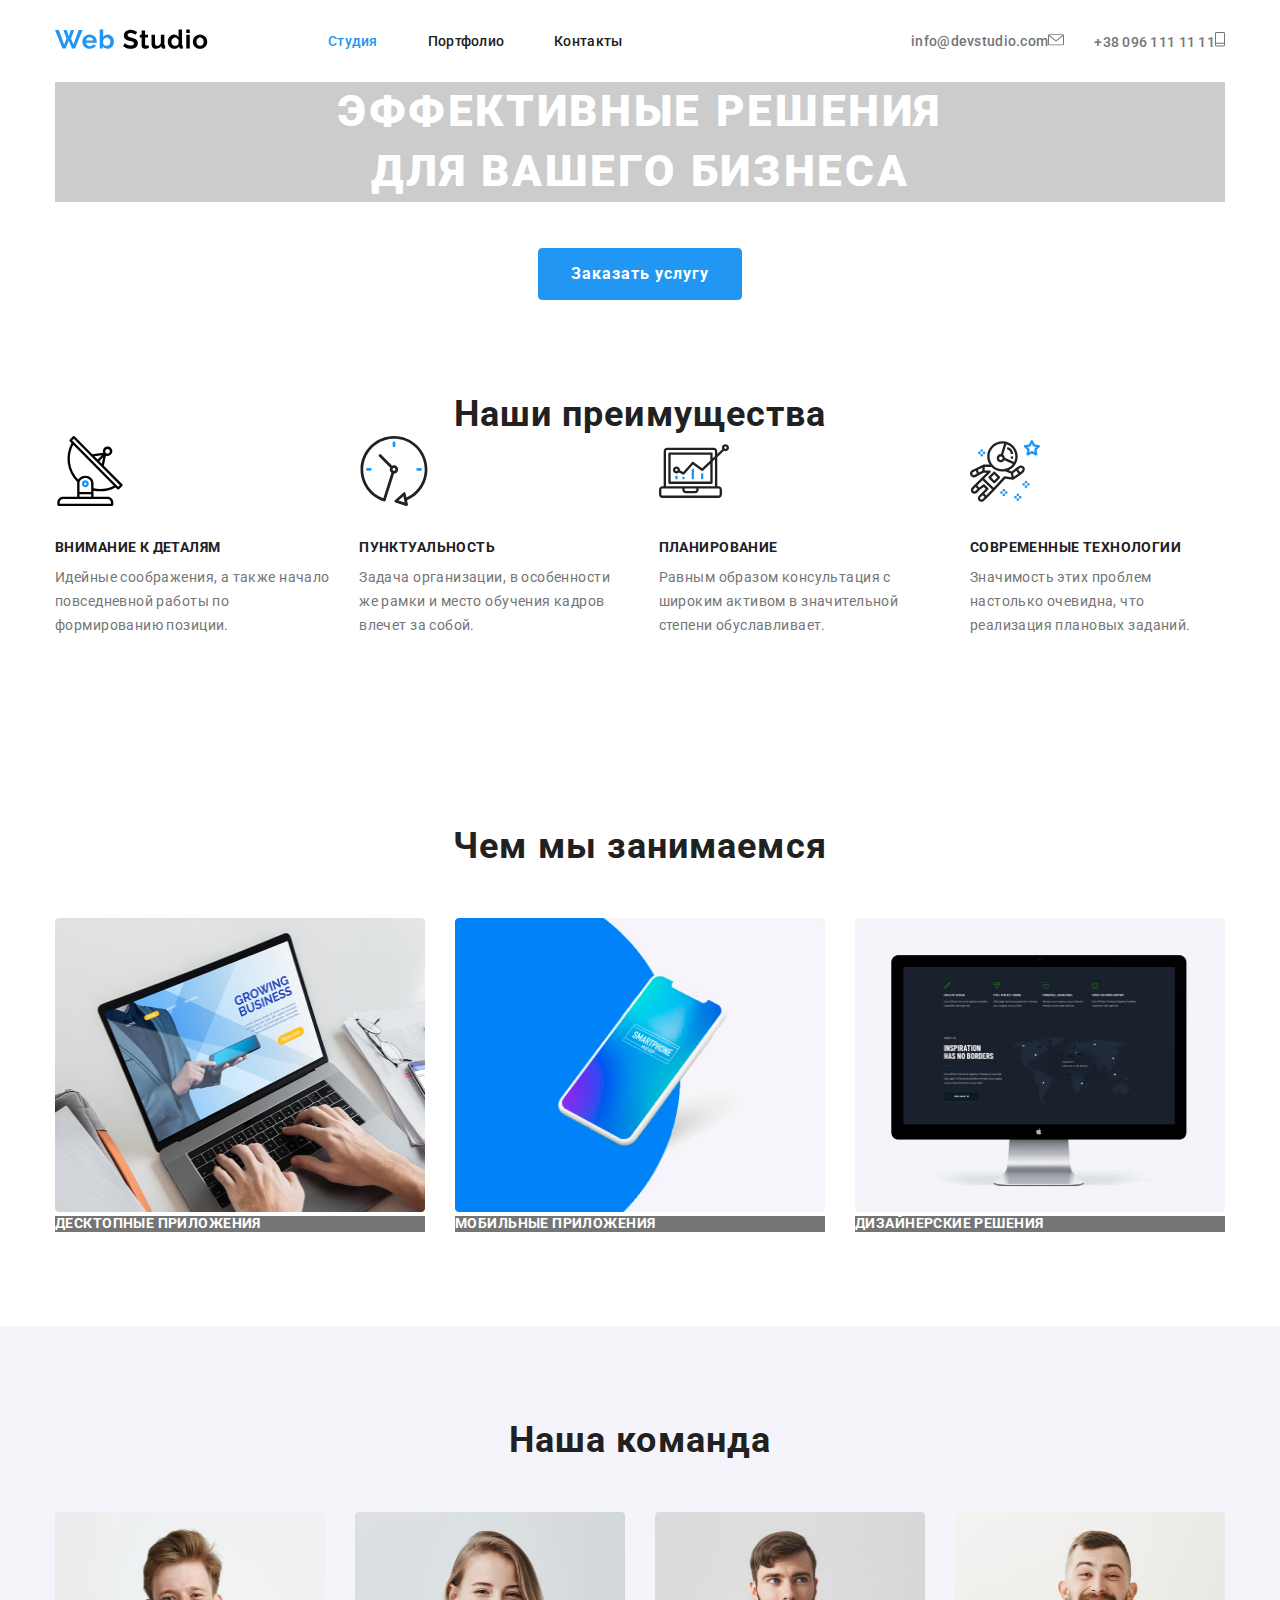
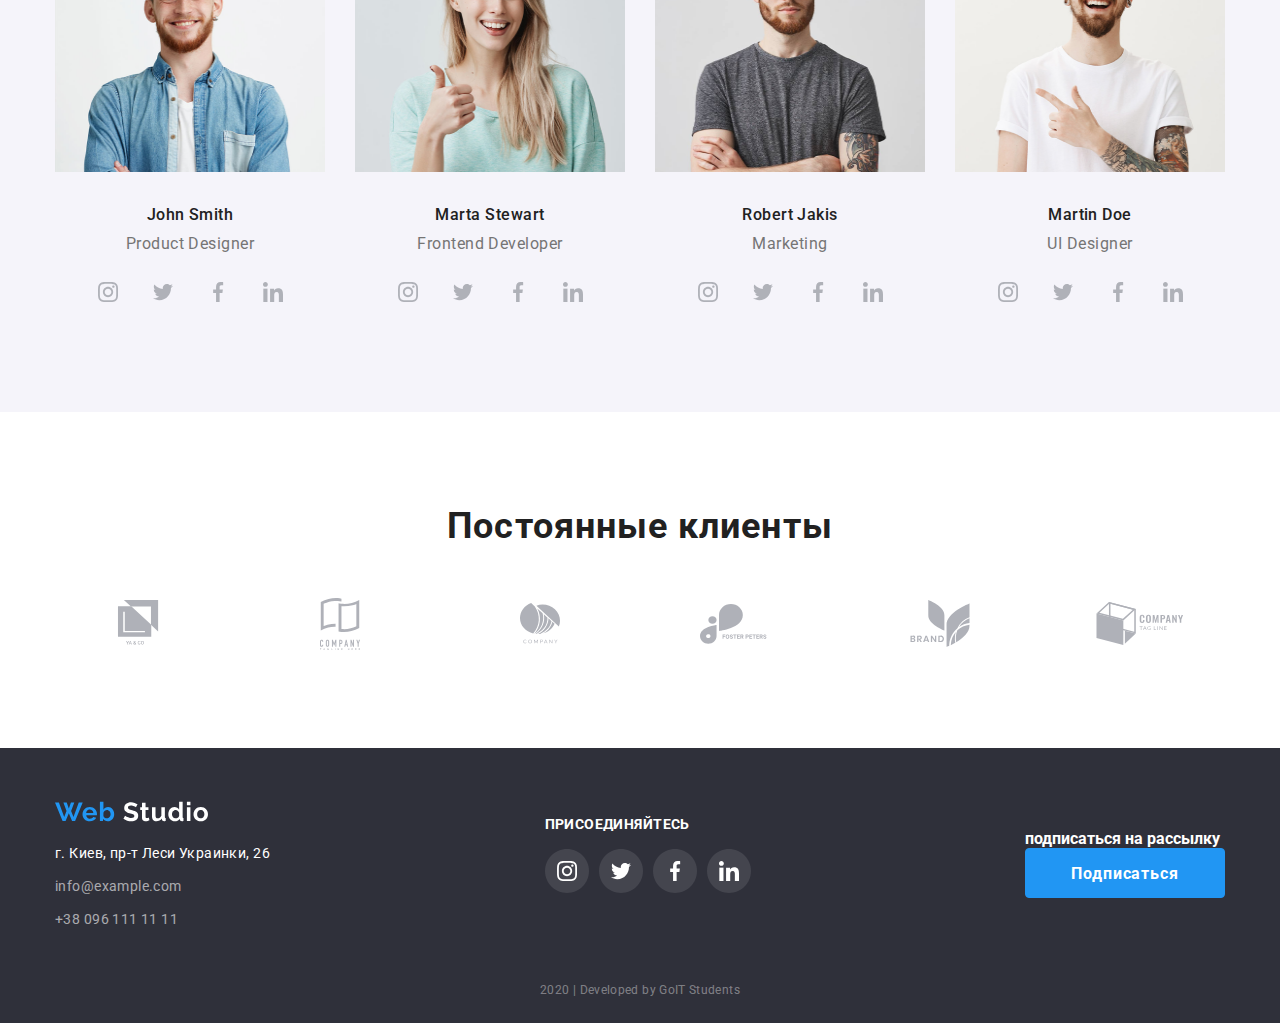
<file: index.html>
<!DOCTYPE html>
<html lang="ru">
  <head>
    <meta charset="UTF-8" />
    <meta name="viewport" content="width=device-width, initial-scale=1.0" />
    <title>Web Studio</title>
    <link href="https://fonts.googleapis.com/css2?family=Roboto:wght@400;500;700;900&display=swap" rel="stylesheet">
    <link rel="stylesheet" href="https://cdnjs.cloudflare.com/ajax/libs/modern-normalize/0.6.0/modern-normalize.min.css">
    <link rel="stylesheet" href="./css/styles.css">
  </head>
  <body>
    <header>
      <div class="container page-header">
        <nav class="main-nav">
            <!-- <div class="logo"> -->
              <a href="./index.html" class="logo">
                <img src="./images/Web Studio.svg" alt="Логотип компании" width="153" height="31"/>
              </a>
            
              <ul class="site-nav">
                <li class="item"><a href="./index.html" class="link current">Студия</a></li>
                <li class="item"><a href="./portfolio.html" class="link">Портфолио</a></li>
                <li class="item"><a href="#" class="link">Контакты</a></li>
              </ul>
        </nav>
        
          <ul class="contacts">
            <li class="item">
              <a href="mailto:info@devstudio.com" class="contacts-link">
                info@devstudio.com<img src="./images/mail.svg" alt="Иконка почты"/>
              </a>
            </li>
            <li class="item">
              <a href="tel:+380961111111" class="contacts-link">
                +38 096 111 11 11<img src="./images/phone.svg" alt="Иконка телефона"/>
              </a>
            </li>
          </ul>
      </div>
    </header>

    <main>
      <section class="hero">
        <div class="container">
          <h1 class="hero-title">
            эффективные решения <br />
            для вашего бизнеса
          </h1>
          <a href="#" class="button">Заказать услугу</a>
        </div>
      </section>
      

      <section class="section">
        <div class="container">
          <h2 class="section-title">Наши преимущества</h2>

          <ul class="feature-list">
            <li class="item">
              <img src="./images/antenna 1.svg" alt="Локатор">
              <h3 class="title">Внимание к деталям</h3>
              <p class="subtitle">
                Идейные соображения, а также начало повседневной работы по
                формированию позиции.
              </p>
            </li>
            <li class="item">
              <img src="./images/clock 1.svg" alt="Часы">
              <h3 class="title">Пунктуальность</h3>
              <p class="subtitle">
                Задача организации, в особенности же рамки и место обучения кадров
                влечет за собой.
              </p>
            </li>
            <li class="item">
              <img src="./images/diagram 1.svg" alt="Диаграма">
              <h3 class="title">Планирование</h3>
              <p class="subtitle">
                Равным образом консультация с широким активом в значительной
                степени обуславливает.
              </p>
            </li>
            <li class="item">
              <img src="./images/astronaut 1.svg" alt="Астронавт">
              <h3 class="title">Современные технологии</h3>
              <p class="subtitle">
                Значимость этих проблем настолько очевидна, что реализация
                плановых заданий.
              </p>
            </li>
          </ul>
        </div>
      </section>
     
      <section class="section work-section">
        <div class="container">
          <h2 class="section-title work">Чем мы занимаемся</h2>

          <ul class="work-list">
            <li class="item">
              <a href="#">
                <img src="./images/notebook.jpg" alt="Включенный ноутбук" width="370" height="294"/>
              </a>

              <h3 class="title">Десктопные приложения</h3>
            </li>
            <li class="item">
              <a href="#">
                <img src="./images/smartphone.jpg" alt="Смартфон" width="370" height="294"/>
              </a>

              <h3 class="title">Мобильные приложения</h3>
            </li>
            <li class="item">
              <a href="#">
                <img src="./images/desktop.jpg" alt="Десктоп" width="370" height="294"/>
              </a>

              <h3 class="title">Дизайнерские решения</h3>
            </li>
          </ul>
        </div> 
      </section>
      

      <section class="section team-section">
        <div class="container">
          <h2 class="section-title">Наша команда</h2>

          <ul class="team-list">
            <li class="item">
              <a href="#">
                <img src="./images/John.png" alt="Фото Джона" width="270" height="260"/>
              </a>

              <h3 class="title">John Smith</h3>
              <p class="subtitle">Product Designer</p>

              <ul class="social-list">
                <li class="social-item">
                  <a href="#" aria-label="Ссылка на Instagram">
                    <img src="./images/insta1.svg" alt="Инстаграмм">
                  </a>
                </li>
                <li class="social-item">
                  <a href="#" aria-label="Ссылка на Twitter">
                    <img src="./images/twitter1.svg" alt="Твиттер">
                  </a>
                </li>
                <li class="social-item">
                  <a href="#" aria-label="Ссылка на Facebook">
                    <img src="./images/facebook1.svg" alt="Фейсбук">
                  </a>
                </li>
                <li class="social-item">
                  <a href="#" aria-label="Ссылка на LinkedIn">
                    <img src="./images/linkedin1.svg" alt="Линкедин">
                  </a>
                </li>
              </ul>
            </li>
            <li class="item">
              <a href="#">
                <img src="./images/Marta Stewart.png" alt="Фото Марты" width="270" height="260"/>
              </a>

              <h3 class="title">Marta Stewart</h3>
              <p class="subtitle">Frontend Developer</p>

              <ul class="social-list">
                <li class="social-item">
                  <a href="#" aria-label="Ссылка на Instagram">
                    <img src="./images/insta1.svg" alt="Инстаграмм">
                  </a>
                </li>
                <li class="social-item">
                  <a href="#" aria-label="Ссылка на Twitter">
                    <img src="./images/twitter1.svg" alt="Твиттер">
                  </a>
                </li>
                <li class="social-item">
                  <a href="#" aria-label="Ссылка на Facebook">
                    <img src="./images/facebook1.svg" alt="Фейсбук">
                  </a>
                </li>
                <li class="social-item">
                  <a href="#" aria-label="Ссылка на LinkedIn">
                    <img src="./images/linkedin1.svg" alt="Линкедин">
                  </a>
                </li>
              </ul>
            </li>
            <li class="item">
              <a href="#">
                <img src="./images/Robert Jakis.png" alt="Фото Роберта" width="270" height="260"/>
              </a>

              <h3 class="title">Robert Jakis</h3>
              <p class="subtitle">Marketing</p>

              <ul class="social-list">
                <li class="social-item">
                  <a href="#" aria-label="Ссылка на Instagram">
                    <img src="./images/insta1.svg" alt="Инстаграмм">
                  </a>
                </li>
                <li class="social-item">
                  <a href="#" aria-label="Ссылка на Twitter">
                    <img src="./images/twitter1.svg" alt="Твиттер">
                  </a>
                </li>
                <li class="social-item">
                  <a href="#" aria-label="Ссылка на Facebook">
                    <img src="./images/facebook1.svg" alt="Фейсбук">
                  </a>
                </li>
                <li class="social-item">
                  <a href="#" aria-label="Ссылка на LinkedIn">
                    <img src="./images/linkedin1.svg" alt="Линкедин">
                  </a>
                </li>
              </ul>
            </li>
            <li class="item">
              <a href="#">
                <img src="./images/Martin Doe.png" alt="Фото Мартина" width="270" height="260"/>
              </a>

              <h3 class="title">Martin Doe</h3>
              <p class="subtitle">UI Designer</p>

              <ul class="social-list">
                <li class="social-item">
                  <a href="#" aria-label="Ссылка на Instagram">
                    <img src="./images/insta1.svg" alt="Инстаграмм">
                  </a>
                </li>
                <li class="social-item">
                  <a href="#" aria-label="Ссылка на Twitter">
                    <img src="./images/twitter1.svg" alt="Твиттер">
                  </a>
                </li>
                <li class="social-item">
                  <a href="#" aria-label="Ссылка на Facebook">
                    <img src="./images/facebook1.svg" alt="Фейсбук">
                  </a>
                </li>
                <li class="social-item">
                  <a href="#" aria-label="Ссылка на LinkedIn">
                    <img src="./images/linkedin1.svg" alt="Линкедин">
                  </a>
                </li>
              </ul>
            </li>
          </ul>
        </div>
      </section>

      <section class="section">
        <div class="container">
          <h2 class="section-title customer">Постоянные клиенты</h2>

          <ul class="customer-list">
            <li class="item">
              <a href="#">
                <img src="./images/logo 1.svg" alt="YA & CO" width="44" height="47"/ class="item">
              </a>
            </li>
            <li class="item">
              <a href="#">
                <img src="./images/logo 2.svg" alt="#" width="40" height="52"/ class="item">
              </a>
            </li>
            <li class="item">
              <a href="#">
                <img src="./images/logo 3.svg" alt="#" width="41" height="41"/ class="item">
              </a>
            </li>
            <li class="item">
              <a href="#">
                <img src="./images/logo 4.svg" alt="#" width="82" height="40"/ class="item">
              </a>
            </li>
            <li class="item">
              <a href="#">
                <img src="./images/logo 5.svg" alt="#" width="59" height="47"/ class="item">
              </a>
            </li>
            <li class="item">
              <a href="#">
                <img src="./images/logo 6.svg" alt="#" width="88" height="44"/  class="item">
              </a>
            </li>
          </ul>
       </div>
      </section>
    </main>

    <footer>
      <div class="container page-footer">
        <div class="address-container">
          <a href="#" class="footer-logo">
            <img src="./images/Web Studio2.svg" alt="Логотип компании" width="153" height="31"/>
          </a>

          <address class="address-list">
              <p class="footer-address">г. Киев, пр-т Леси Украинки, 26</p>
              <a href="mailto:info@example.com" class="footer-link mail-link">info@example.com</a>
              <a href="tel:+380961111111" class="footer-link">+38 096 111 11 11</a>
          </address>
        </div>
      
        <div class="socials-container">
          <b class="footer-title">присоединяйтесь</b>

          <ul class="socials">
            <li class="socials-item">
              <a href="#" aria-label="Ссылка на Instagram" class="socials-link">
                <img src="./images/insta2.svg" alt="Инстаграмм" width="44" height="44">
              </a>
            </li>
            <li class="socials-item">
              <a href="#" aria-label="Ссылка на Twitter" class="socials-link">
                <img src="./images/twitter2.svg" alt="Твиттер" width="44" height="44">
              </a>
            </li>
            <li class="socials-item">
              <a href="#" aria-label="Ссылка на Facebook" class="socials-link">
                <img src="./images/facebook2.svg" alt="Фейсбук" width="44" height="44">
              </a>
            </li>
            <li class="socials-item">
              <a href="#" aria-label="Ссылка на LinkedIn" class="socials-link">
                <img src="./images/linkedin2.svg" alt="Линкедин" width="44" height="44">
              </a>
            </li>
          </ul>
        </div>

        <div class="subscribe">
          <b class="subscribe-title">подписаться на рассылку</b>
          <a href="#" class="button footer-button"> Подписаться</a>
        </div>
      </div>
      
        <p class="copy">2020 | Developed by GoIT Students</p>
      
    </footer>
  </body>
</html>
</file>
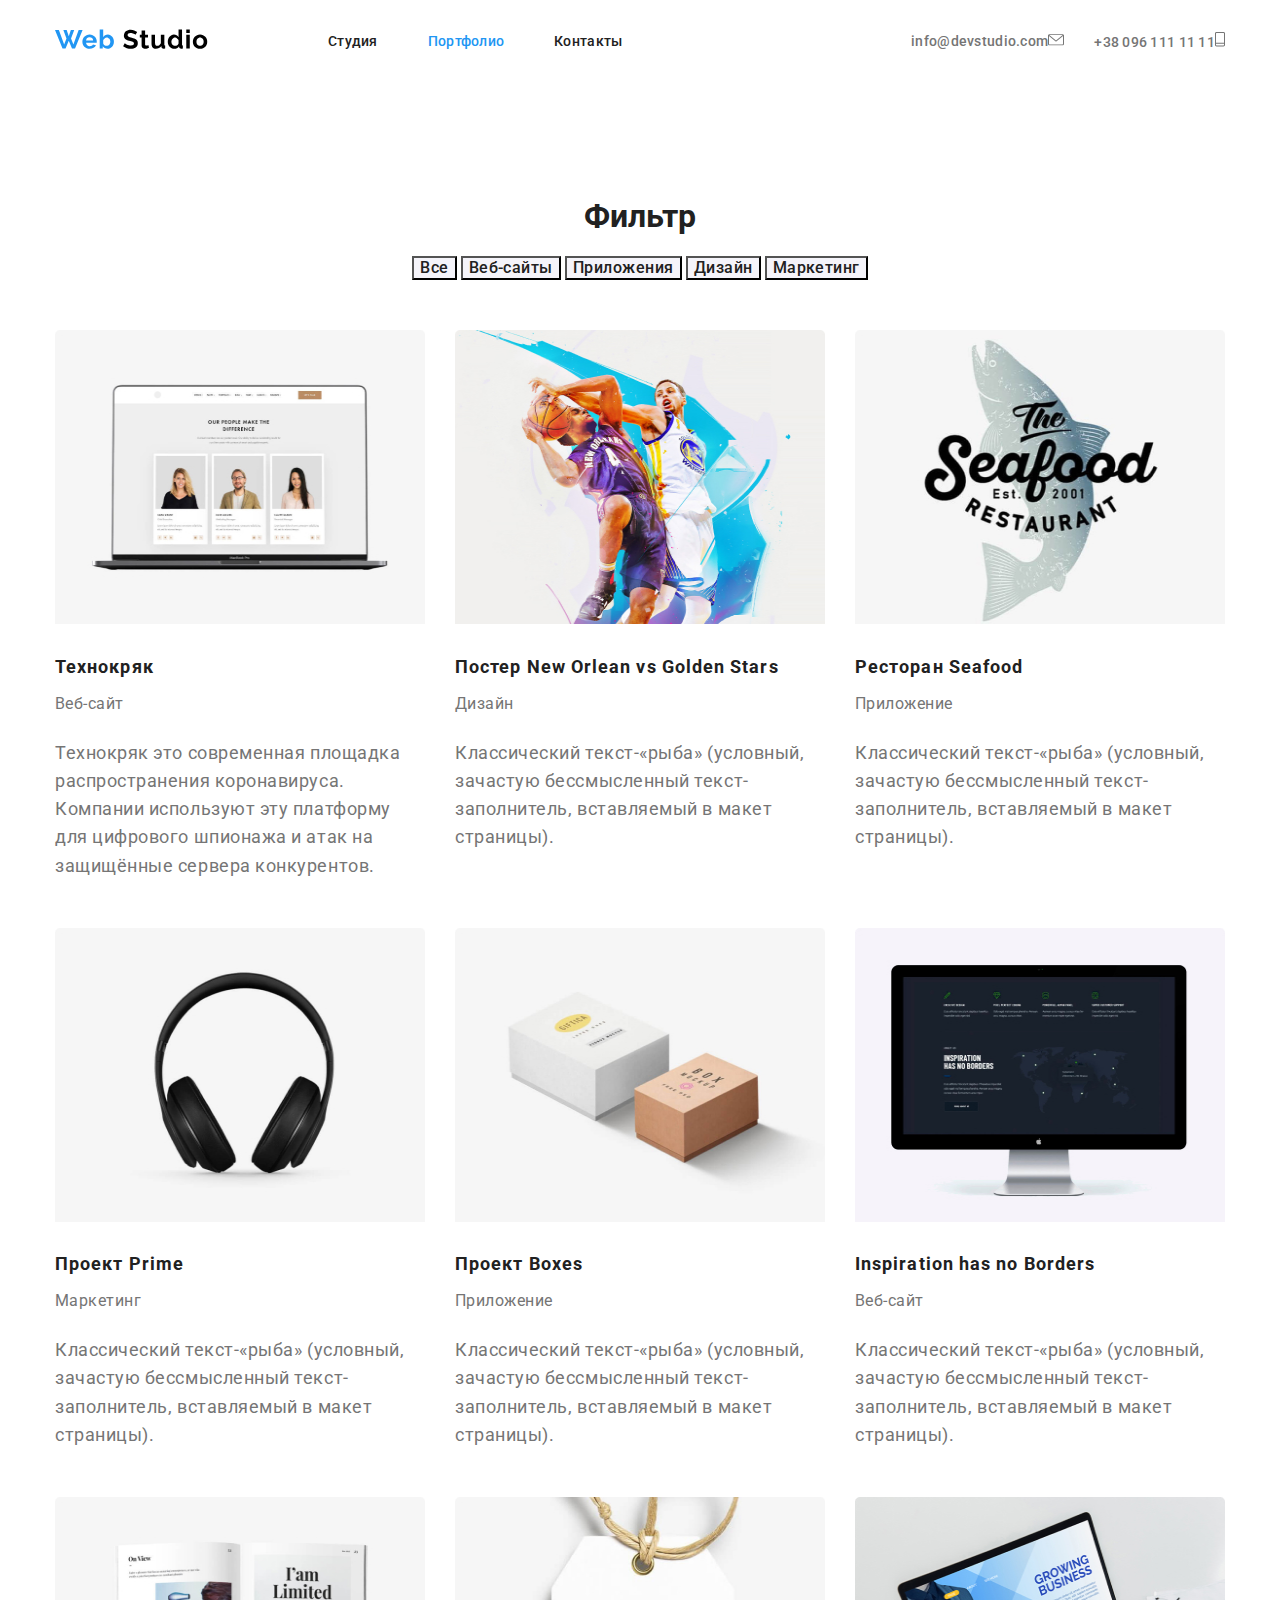
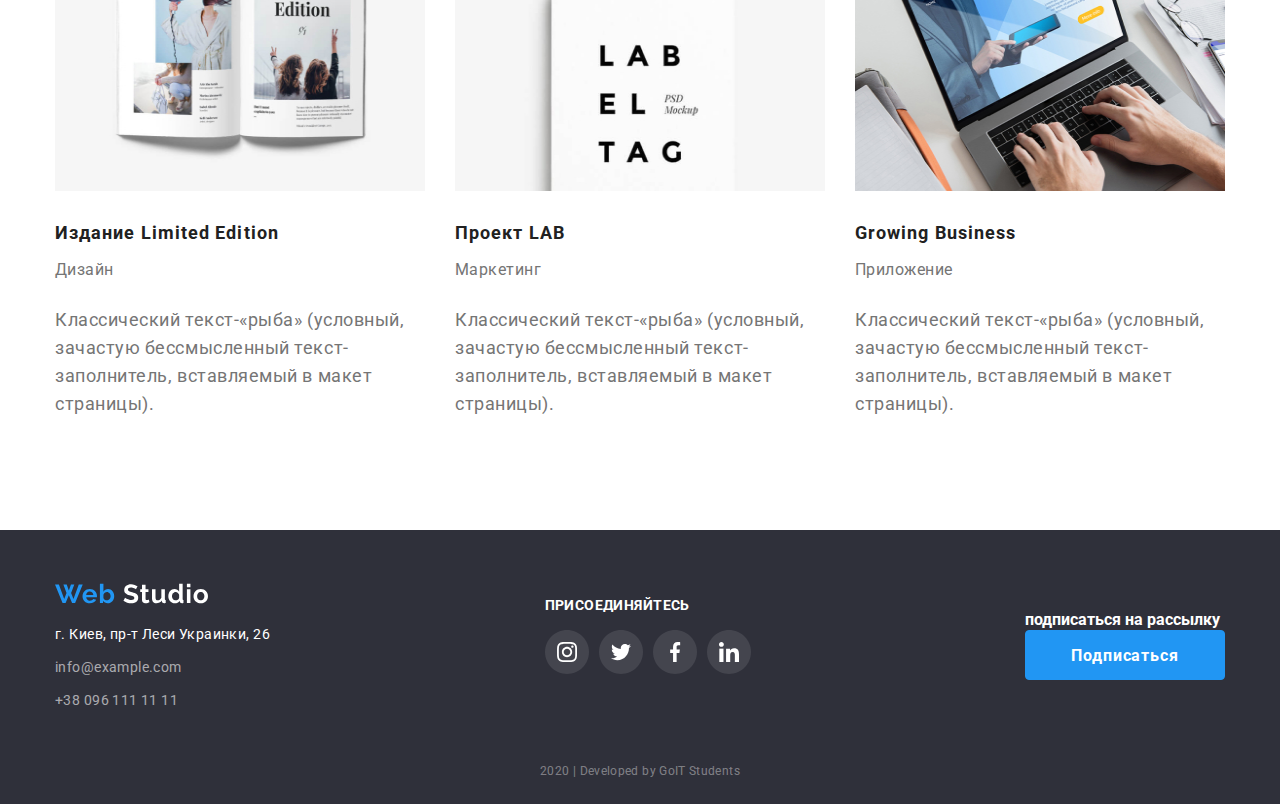
<file: portfolio.html>
<!DOCTYPE html>
<html lang="ru">
  <head>
    <meta charset="UTF-8" />
    <meta name="viewport" content="width=device-width, initial-scale=1.0" />
    <title>Portfilio</title>
    <link href="https://fonts.googleapis.com/css2?family=Roboto:wght@400;500;700;900&display=swap" rel="stylesheet">
    <link rel="stylesheet" href="https://cdnjs.cloudflare.com/ajax/libs/modern-normalize/0.6.0/modern-normalize.min.css">
    <link rel="stylesheet" href="./css/styles.css">
  </head>
  <body>
    <header class="page-header">
      <div class="container page-header">
        <nav class="main-nav">
              <a href="./index.html" class="logo">
                <img src="./images/Web Studio.svg" alt="Логотип компании" width="153" height="31"/>
              </a>

              <ul class="site-nav">
                <li class="item"><a href="./index.html" class="link">Студия</a></li>
                <li class="item"><a href="./portfolio.html" class="link current">Портфолио</a></li>
                <li class="item"><a href="#" class="link">Контакты</a></li>
              </ul>
        </nav>

          <ul class="contacts">
            <li class="item">
              <a href="mailto:info@devstudio.com" class="contacts-link">
                info@devstudio.com<img src="./images/mail.svg" alt="Иконка почты"/>
              </a>
            </li>
            <li class="item">
              <a href="tel:+380961111111" class="contacts-link">
                +38 096 111 11 11<img src="./images/phone.svg" alt="Иконка телефона"/>
              </a>
            </li>
          </ul>
      </div>
    </header>

    <main class="container">
        <section class="section galery">
          <div class="filter">
            <h1>Фильтр</h1>

            <button type="button">Все</button>
            <button type="button">Веб-сайты</button>
            <button type="button">Приложения</button>
            <button type="button">Дизайн</button>
            <button type="button">Маркетинг</button>
          </div>

          <div class="portfolio">
            <!-- <h2>Галерея работ</h2> -->
            <ul class="prodject-list">
                <li class="item">
                  <a href="#" class="link">
                    <img src="./images/Технокряк.jpg" alt="" width="370"
                    height="294">
                    <h3 class="prodject-title">Технокряк</h3>
                    <p class="subtitle">Веб-сайт</p>
                    <p class="text">Технокряк это современная площадка распространения коронавируса. Компании используют эту платформу для цифрового шпионажа и атак на защищённые сервера конкурентов.</p>
                  </a>
                </li>
                <li class="item">
                  <a href="#" class="link">
                    <img src="./images/Постер.jpg" alt="" width="370"
                    height="294">
                    <h3 class="prodject-title">Постер New Orlean vs Golden Stars</h3>
                    <p class="subtitle">Дизайн</p>
                    <p class="text">Классический текст-«рыба» (условный, зачастую бессмысленный текст-заполнитель, вставляемый в макет страницы).</p>
                  </a>  
                </li>
                <li class="item">
                  <a href="#" class="link">
                    <img src="./images/Ресторан.jpg" alt="" width="370"
                    height="294">
                    <h3 class="prodject-title">Ресторан Seafood</h3>
                    <p class="subtitle">Приложение</p>
                    <p class="text">Классический текст-«рыба» (условный, зачастую бессмысленный текст-заполнитель, вставляемый в макет страницы).</p>
                  </a>
                </li>
                <li class="item">
                  <a href="#" class="link">
                    <img src="./images/Проект Прайм.jpg" alt="" width="370"
                    height="294">
                    <h3 class="prodject-title">Проект Prime</h3>
                    <p class="subtitle">Маркетинг</p>
                    <p class="text">Классический текст-«рыба» (условный, зачастую бессмысленный текст-заполнитель, вставляемый в макет страницы).</p>
                  </a>
                </li>
                <li class="item">
                  <a href="#" class="link">
                    <img src="./images/Проект коробка.jpg" alt="" width="370"
                    height="294">
                    <h3 class="prodject-title">Проект Boxes</h3>
                    <p class="subtitle">Приложение</p>
                    <p class="text">Классический текст-«рыба» (условный, зачастую бессмысленный текст-заполнитель, вставляемый в макет страницы).</p>
                  </a>
                </li>
                <li class="item">
                  <a href="#" class="link">
                    <img src="./images/inspirations.jpg" alt="" width="370"
                    height="294">
                    <h3 class="prodject-title">Inspiration has no Borders</h3>
                    <p class="subtitle">Веб-сайт</p>
                    <p class="text">Классический текст-«рыба» (условный, зачастую бессмысленный текст-заполнитель, вставляемый в макет страницы).</p>
                  </a>
                </li>
                <li class="item">
                  <a href="#" class="link">
                    <img src="./images/Издание.jpg" alt="" width="370"
                    height="294">
                    <h3 class="prodject-title">Издание Limited Edition</h3>
                    <p class="subtitle">Дизайн</p>
                    <p class="text">Классический текст-«рыба» (условный, зачастую бессмысленный текст-заполнитель, вставляемый в макет страницы).</p>
                  </a>
                </li>
                <li class="item">
                  <a href="#" class="link">
                    <img src="./images/Проект лаб.jpg" alt="" width="370"
                    height="294">
                    <h3 class="prodject-title">Проект LAB</h3>
                    <p class="subtitle">Маркетинг</p>
                    <p class="text">Классический текст-«рыба» (условный, зачастую бессмысленный текст-заполнитель, вставляемый в макет страницы).</p>
                  </a>
                </li>
                <li class="item">
                  <a href="#" class="link">
                    <img src="./images/Бизнес.jpg" alt="" width="370"
                    height="294">
                    <h3 class="prodject-title">Growing Business</h3>
                    <p class="subtitle">Приложение</p>
                    <p class="text">Классический текст-«рыба» (условный, зачастую бессмысленный текст-заполнитель, вставляемый в макет страницы).</p>
                  </a>
                </li>
            </ul>
          </div>
        </section>
    </main>

    <footer>
      <div class="container page-footer">
        <div class="address-container">
          <a href="#" class="footer-logo">
            <img src="./images/Web Studio2.svg" alt="Логотип компании" width="153" height="31"/>
          </a>

          <address class="address-list">
              <p class="footer-address">г. Киев, пр-т Леси Украинки, 26</p>
              <a href="mailto:info@example.com" class="footer-link mail-link">info@example.com</a>
              <a href="tel:+380961111111" class="footer-link">+38 096 111 11 11</a>
          </address>
        </div>
      
        <div class="socials-container">
          <b class="footer-title">присоединяйтесь</b>

          <ul class="socials">
            <li class="socials-item">
              <a href="#" aria-label="Ссылка на Instagram" class="socials-link">
                <img src="./images/insta2.svg" alt="Инстаграмм" width="44" height="44">
              </a>
            </li>
            <li class="socials-item">
              <a href="#" aria-label="Ссылка на Twitter" class="socials-link">
                <img src="./images/twitter2.svg" alt="Твиттер" width="44" height="44">
              </a>
            </li>
            <li class="socials-item">
              <a href="#" aria-label="Ссылка на Facebook" class="socials-link">
                <img src="./images/facebook2.svg" alt="Фейсбук" width="44" height="44">
              </a>
            </li>
            <li class="socials-item">
              <a href="#" aria-label="Ссылка на LinkedIn" class="socials-link">
                <img src="./images/linkedin2.svg" alt="Линкедин" width="44" height="44">
              </a>
            </li>
          </ul>
        </div>

        <div class="subscribe">
          <b class="subscribe-title">подписаться на рассылку</b>
          <a href="#" class="button footer-button"> Подписаться</a>
        </div>
      </div>
      
        <p class="copy">2020 | Developed by GoIT Students</p>
      
    </footer>
    
</body>
</html>
</file>
<file: css/styles.css>
/* цвет основного текста и иконок #212121 */
/* вторичный цвет текста #757575 */
/* цвет accent #2196F3 */
/* вторичный цвет фона #F5F4FA */
/* основной цвет фона #fffff */
/* цвет svg основной #AFB1B8 */
/* цвет фона подписей картинок rgba(47, 48, 58, 0.8) */
/* цвет фона футера #2F303A */
/* цвет ссылок футера rgba(255, 255, 255, 0.6) */
/* цвет подписи rgba(255, 255, 255, 0.4) */
html {
    box-sizing: border-box;
}

*,
*::before,
*::after {
    box-sizing: inherit;
}

:root {
    --primary-text-color: #212121;
    --secondary-text-color: #757575;
    --accent-color: #2196F3;
    --primary-white-color: #ffffff;
}

body {
    background-color: var(--primary-white-color);
    color: #212121;

    font-family: Roboto, sans-serif;
}


ul {
    list-style: none;
}

.section {
    padding-top: 94px;
    padding-bottom: 94px;
}

.container {
    margin-left: auto;
    margin-right: auto;
    width: 1200px;
    padding-right: 15px;
    padding-left: 15px;
    }

/* Основные заголовки цвет */
.section-title {
    color: var(--primary-text-color);

    font-weight: 700;
    font-size: 36px;
    line-height: 1.16;
    text-align: center;
    letter-spacing: 0.03em;
}

/* хедер */
.page-header {
    display: flex;
    align-items: center;
}

.main-nav {
    display: flex;
    align-items: center;
}

.site-nav .link {
    display: inline-block;

    color: var(--primary-text-color);
    font-weight: 500;
    font-size: 14px;
    line-height: 1.14;
    letter-spacing: 0.02em;
    text-decoration: none;
}

.site-nav .link:hover,
.site-nav .link:focus {
    color: var(--accent-color);
}

.site-nav .link.current {
    color: var(--accent-color);
}

.site-nav {
    display: flex;
    margin-left: 80px;
    margin-top: 32px;
    margin-bottom: 32px;
}

.site-nav .item:not(:last-child) {
    margin-right: 50px;
}

.contacts-link {
    color: var(--secondary-text-color);

    font-weight: 500;
    font-size: 14px;
    line-height: 1.14;
    letter-spacing: 0.02em;
    text-decoration: none;
}

.contacts-link:hover,
.contacts-link:focus {
    color: var(--accent-color);
}

.contacts {
    display: flex;
    margin-left: auto;
}

.contacts .item:not(:last-child) {
    margin-right: 30px;
}



/* Герой */
.hero {
    text-align: center;
}

.hero-title {
    margin-top: 0;
    margin-bottom: 46px;

    color: var(--primary-white-color);
    background-color: #cccccc;
    font-weight: 900;
    font-size: 44px;
    line-height: 1.36;
    letter-spacing: 0.06em;
    text-transform: uppercase;
}

/* кнопка */
.button {
    display: inline-block;
    border-radius: 4px;
    padding: 10px 32px;
    border: solid 1px var(--accent-color);
    min-width: 200px;
    text-align: center;

    color: var(--primary-white-color);
    background-color: var(--accent-color);
    font-family: inherit;
    font-weight: 700;
    font-size: 16px;
    line-height: 1.87;
    letter-spacing: 0.06em;
    text-decoration: none;
}

/* преимущества */
.section-title {
    margin-top: 0;
    margin-bottom: 0;
}

.feature-list {
    display: flex;
    /* padding-top: 94px; */
    padding-left: 0;
    margin-top: 0;
    margin-bottom: 0;
}

.feature-list .item:not(:last-child) {
    margin-right: 29px;
}

.feature-list .title {
    margin-top: 30px;
    margin-bottom: 0;

    color: var(--primary-text-color);
    font-weight: 700;
    font-size: 14px;
    line-height: 1.14;
    letter-spacing: 0.03em;
    text-transform: uppercase;
}

.feature-list .subtitle {
    margin-top: 10px;
    margin-bottom: 0;

    color: var(--secondary-text-color);
    font-weight: 400;
    font-size: 14px;
    line-height: 1.71;
    letter-spacing: 0.03em;
}

/* Чем занимаемся */
.work-list .title {
    margin-top: 0;
    margin-bottom: 0;
    
    color: var(--primary-white-color);
    background-color: var(--secondary-text-color);
    font-weight: 700;
    font-size: 14px;
    line-height: 1.14;
    letter-spacing: 0.03em;
    text-transform: uppercase;
}

.section-title.work {
    margin-bottom: 50px;
}

.work-list {
    display: flex;
    padding-left: 0;
    margin-bottom: 0;
}

.work-list .item:not(:last-child) {
    margin-right: 30px;
}

/* команда */
.team-section {
    background-color: #F5F4FA;
}

.team-list {
    display: flex;
    text-align: center;
    padding-left: 0;
    margin-bottom: 0;
}

.team-list .item:not(:last-child) {
    margin-right: 30px;
}

.team-section .section-title {
    margin-bottom: 50px;
}

.team-list .title{
    margin-top: 30px;
    margin-bottom: 0;
    
    color: var(--primary-text-color);
    font-weight: 500;
    font-size: 16px;
    line-height: 1.18;
    letter-spacing: 0.03em;
}

.team-list .subtitle {
    margin-top: 10px;
    margin-bottom: 16px;

    color: var(--secondary-text-color);
    font-weight: 400;
    font-size: 16px;
    line-height: 1.18;
    letter-spacing: 0.03em;
}

.social-list {
    display: flex;
    justify-content: center;
    padding-left: 0;
}

.team-list .social-item:not(:last-child) {
    margin-right: 11px;
}

/* Клиенты */
.customer {
    margin-bottom: 50px;
}

.customer-list {
    display: flex;
    margin-top: 0;
    margin-bottom: 0;
    padding-left: 0;
}

.customer-list .item {
    width: 170px;
    align-content: center;
}

.customer-list .item:not(:last-child) {
    margin-right: 30px;
}

/* футер */
footer {
    background-color: #2F303A;
}

.page-footer {
    display: flex;
    align-items: center;
    justify-content: space-between;
    padding-top: 48px;
    padding-bottom: 28px;
}

.footer-link {
    display: block;
}

.address-container {
    display: flex;
    flex-direction: column;
}

.footer-address {
    margin-bottom: 9px;
    margin-top: 0;

    color: var(--primary-white-color);
    font-weight: 400;
    font-style: normal;
    font-size: 14px;
    line-height: 1.71;
    letter-spacing: 0.03em;
}

.footer-title {

    color: var(--primary-white-color);
    font-weight: 700;
    font-style: normal;
    font-size: 14px;
    line-height: 1.14;
    letter-spacing: 0.03em;
    text-transform: uppercase;
}

.footer-link {
    color: rgba(255, 255, 255, 0.6);
    font-style: normal;
    font-weight: 400;
    font-size: 14px;
    line-height: 1.71;
    letter-spacing: 0.03em;
    text-decoration: none;
}

.footer-link.mail-link {
    margin-bottom: 9px;
}

.subscribe-title {
    color: var(--primary-white-color);
}

.footer-button {
    display: block;

    width: 200px;
    height: 50px;
}

.footer-logo {
    margin-bottom: 10px;
}

.copy {
    margin-bottom: 0;
    margin-top: 0;
    padding-bottom: 21px;
    padding-top: 18px;

    color: rgba(255, 255, 255, 0.4);
    font-weight: 400;
    font-size: 12px;
    line-height: 2;
    text-align: center;
    letter-spacing: 0.03em;
}

.socials-item:not(:first-child) {
    margin-left: 10px;
}

.socials-item .socials-link {
    display: inline-block;
}

.socials {
    display: flex;
    padding-left: 0;
    align-items: center;
}

/* Портфолио */
/* Button */
button {
    background-color: #F5F4FA;
    color: var(--primary-text-color);

    font-weight: 500;
    font-size: 16px;
    line-height: 1,6;
    text-align: center;
    letter-spacing: 0.03em;
    text-decoration: none;
}

button:hover,
button:focus {
    background-color: var(--accent-color);
}

/* Галерея */
.prodject-list .prodject-title {
    margin-top: 20px;
    margin-bottom: 4px;

    color: var(--primary-text-color);
    font-weight: bold;
    font-size: 18px;
    line-height: 2;
    letter-spacing: 0.06em;
}

.prodject-list .subtitle {
    margin-top: 0;
    margin-bottom: 20px;

    color: var(--secondary-text-color);
    font-weight: normal;
    font-size: 16px;
    line-height: 1.9;
    letter-spacing: 0.03em;
}

.prodject-list .text {
    color: var(--secondary-text-color);

    font-weight: normal;
    font-size: 18px;
    line-height: 1.56;
    letter-spacing: 0.03em;
}

.prodject-list .link {
    text-decoration: none;
    display: block;
}

.filter {
    text-align: center;
    margin-bottom: 50px;
}

.prodject-list {
    display: flex;
    flex-wrap: wrap;
    padding-left: 0;
    margin-bottom: 0;
    margin-top: 0;
}

.prodject-list .item {
    width: 370px;
    margin-right: 30px;
    margin-bottom: 30px;
}

.prodject-list .item:nth-child(3n) {
    margin-right: 0;
}

.prodject-list .item:nth-last-child(-n + 3) {
    margin-bottom: 0;
}
</file>
